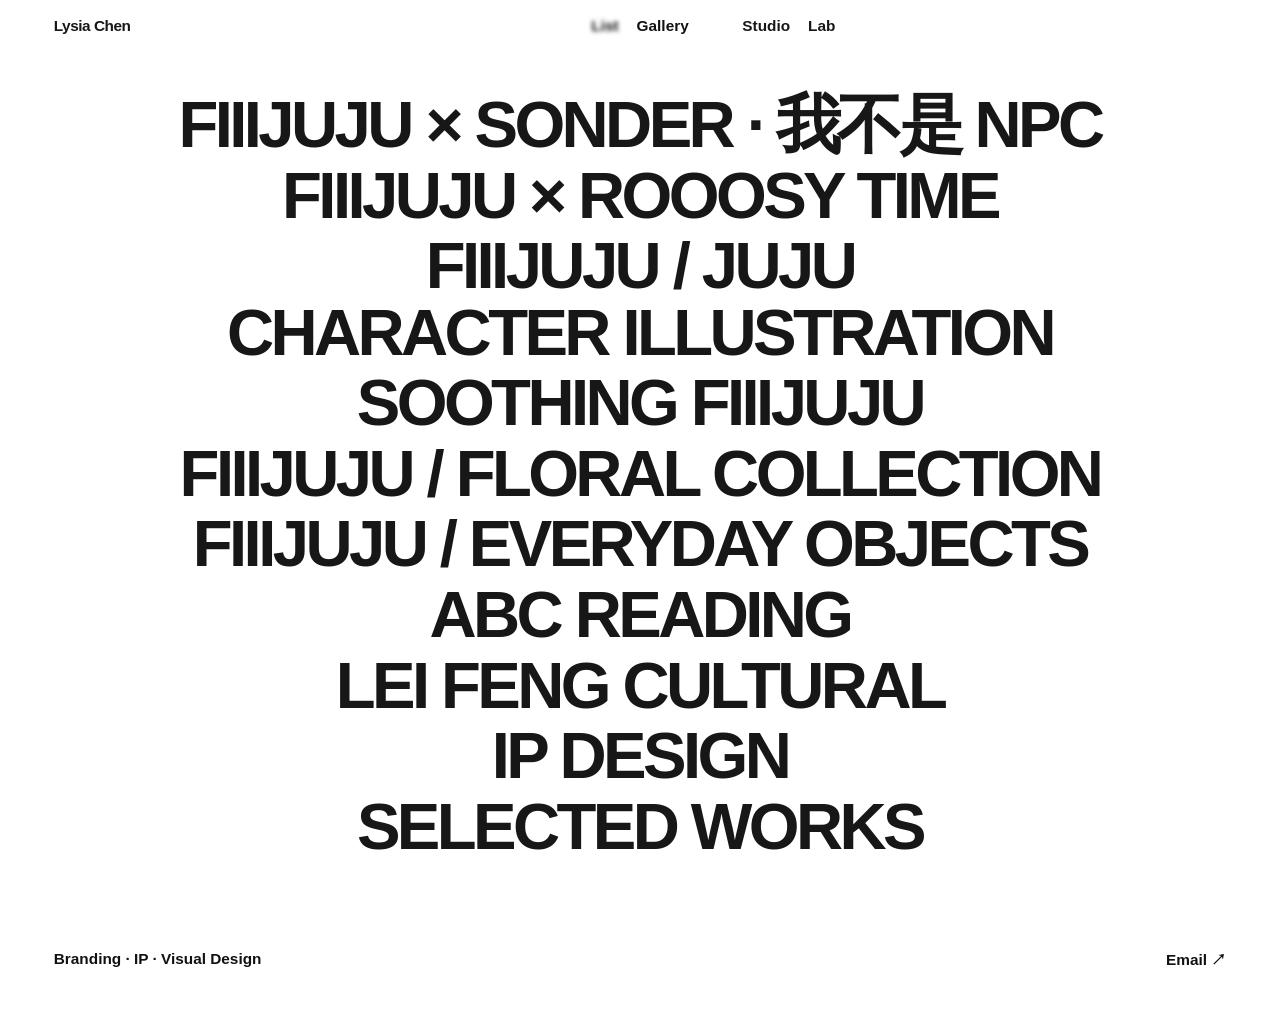
<file: index.html>
<!doctype html>
<html lang="zh-CN"><head><meta charset="utf-8"><meta name="viewport" content="width=device-width,initial-scale=1"><meta name="theme-color" content="#000"><title>Lysia — Selected Work</title><script>try{if(sessionStorage.getItem('lysia-name-intro-seen')){document.documentElement.classList.add('name-intro-seen')}else{sessionStorage.setItem('lysia-name-intro-seen','1')}}catch(e){}</script><link rel="stylesheet" href="reference-home.css?v=20261112sessionintro"><script defer src="reference-home.js?v=20261112smooth"></script></head><body><section class="site-intro" aria-label="陈璐瑶 · Lysia Chen"><h1 class="site-intro__title"><span>陈璐瑶</span><span>LYSIA CHEN</span></h1></section><header><a class="wordmark" href="reference-about.html">Lysia Chen</a><nav class="views" aria-label="作品浏览方式"><a href="#" data-view="list">List</a><a href="#" data-view="gallery">Gallery</a></nav><nav class="about"><a href="reference-studio.html">Studio</a><a href="reference-contact.html">Lab</a></nav></header><main><div class="intro"><span>INDEPENDENT DESIGNER · CHENGDU</span><span>SELECTED WORK 2022—2026</span></div><section id="projects" class="projects list" aria-label="作品目录"></section></main><footer><span>Branding · IP · Visual Design</span><a href="mailto:1783728092@qq.com">Email ↗</a></footer></body></html>
</file>
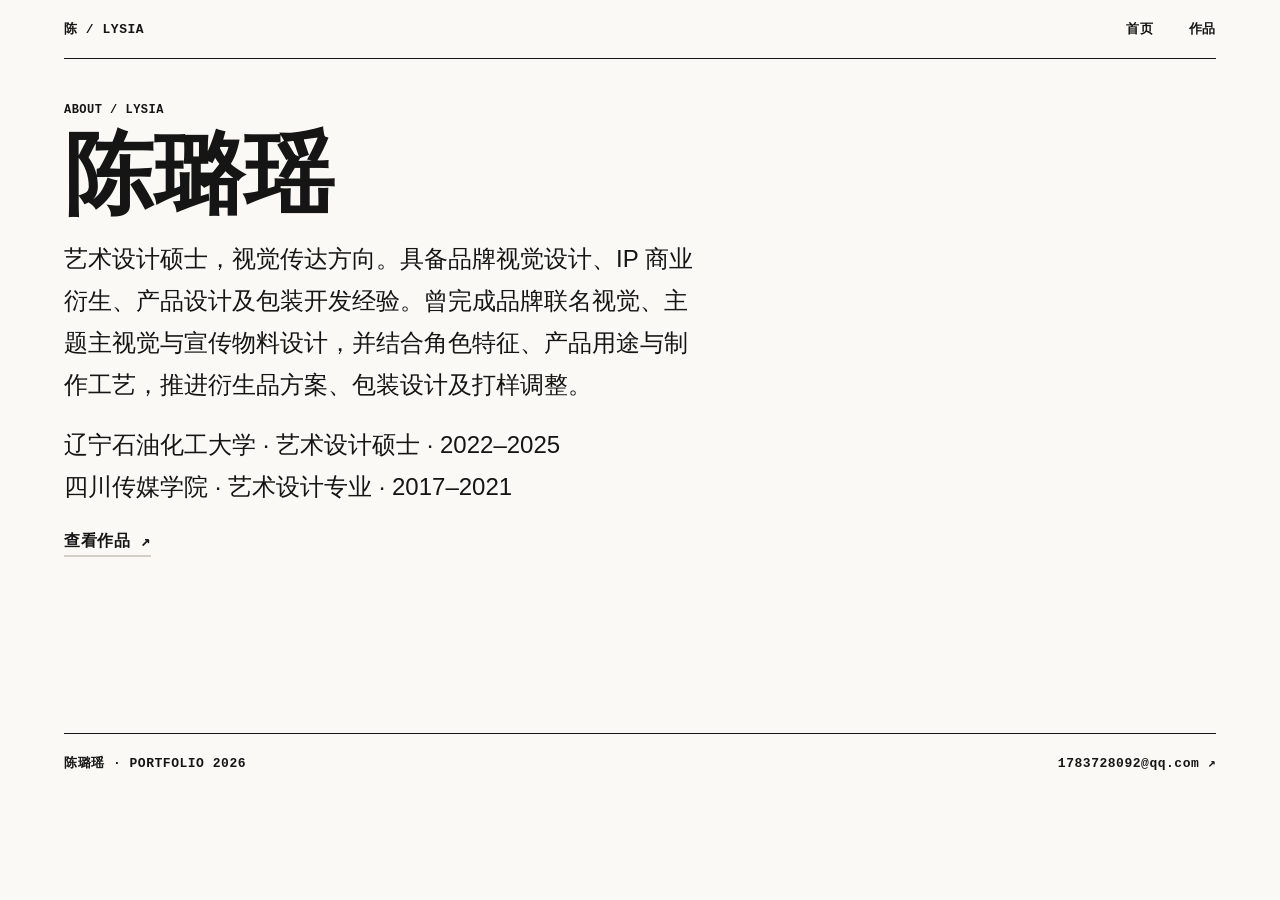
<file: about.html>
<!doctype html>
<html lang="zh-CN"><head><meta charset="utf-8"><meta name="viewport" content="width=device-width, initial-scale=1"><title>个人介绍 · 陈璐瑶</title><link rel="stylesheet" href="style.css"><script defer src="projects.js"></script><script defer src="cases.js"></script><script defer src="site.js"></script></head>
<body data-page="about"><a class="skip" href="#main">跳至内容</a><header></header><main id="main"></main><footer></footer><noscript>请启用 JavaScript 以查看本地作品集。</noscript></body></html>
</file>
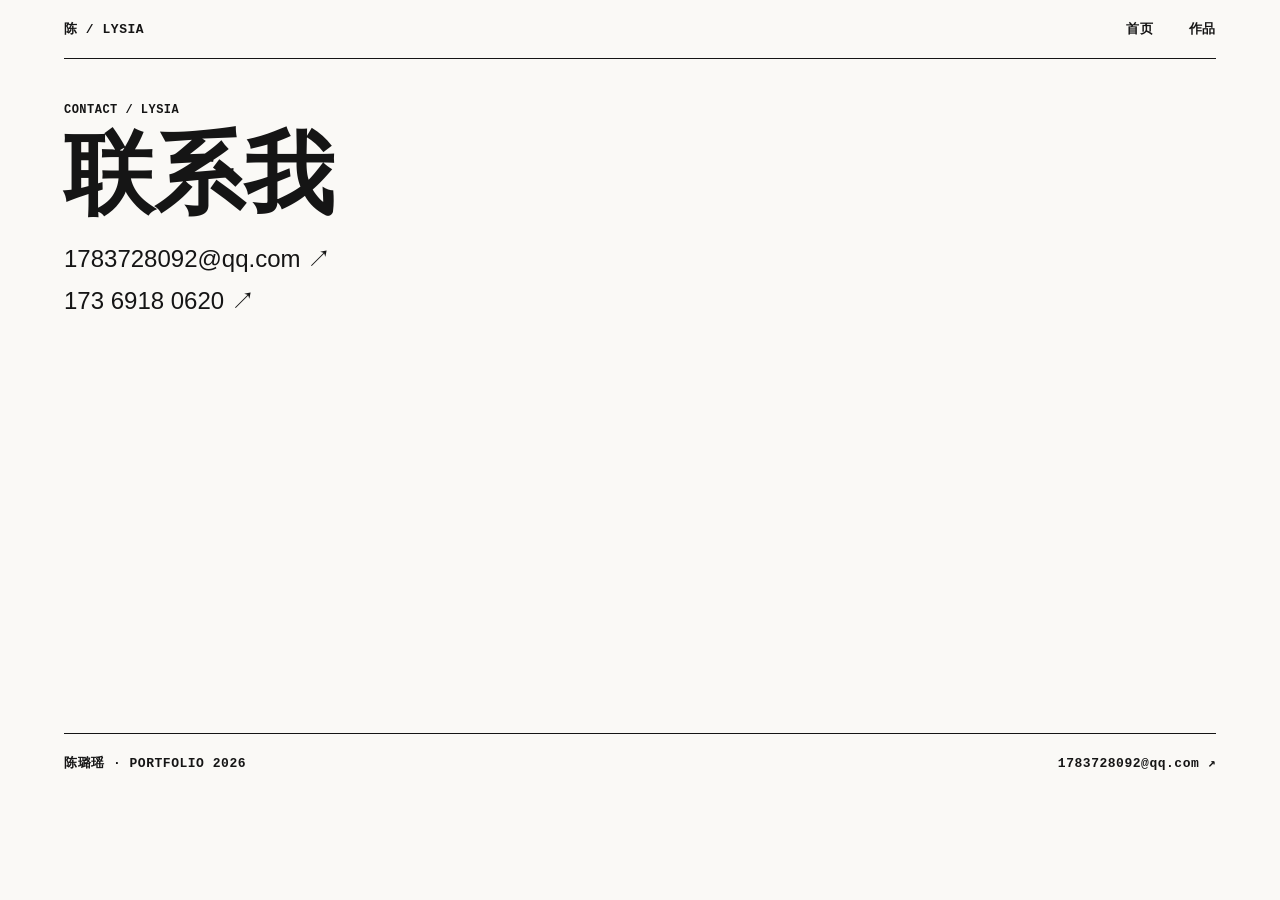
<file: contact.html>
<!doctype html>
<html lang="zh-CN"><head><meta charset="utf-8"><meta name="viewport" content="width=device-width, initial-scale=1"><title>联系方式 · 陈璐瑶</title><link rel="stylesheet" href="style.css"><script defer src="projects.js"></script><script defer src="cases.js"></script><script defer src="site.js"></script></head>
<body data-page="contact"><a class="skip" href="#main">跳至内容</a><header></header><main id="main"></main><footer></footer><noscript>请启用 JavaScript 以查看本地作品集。</noscript></body></html>
</file>
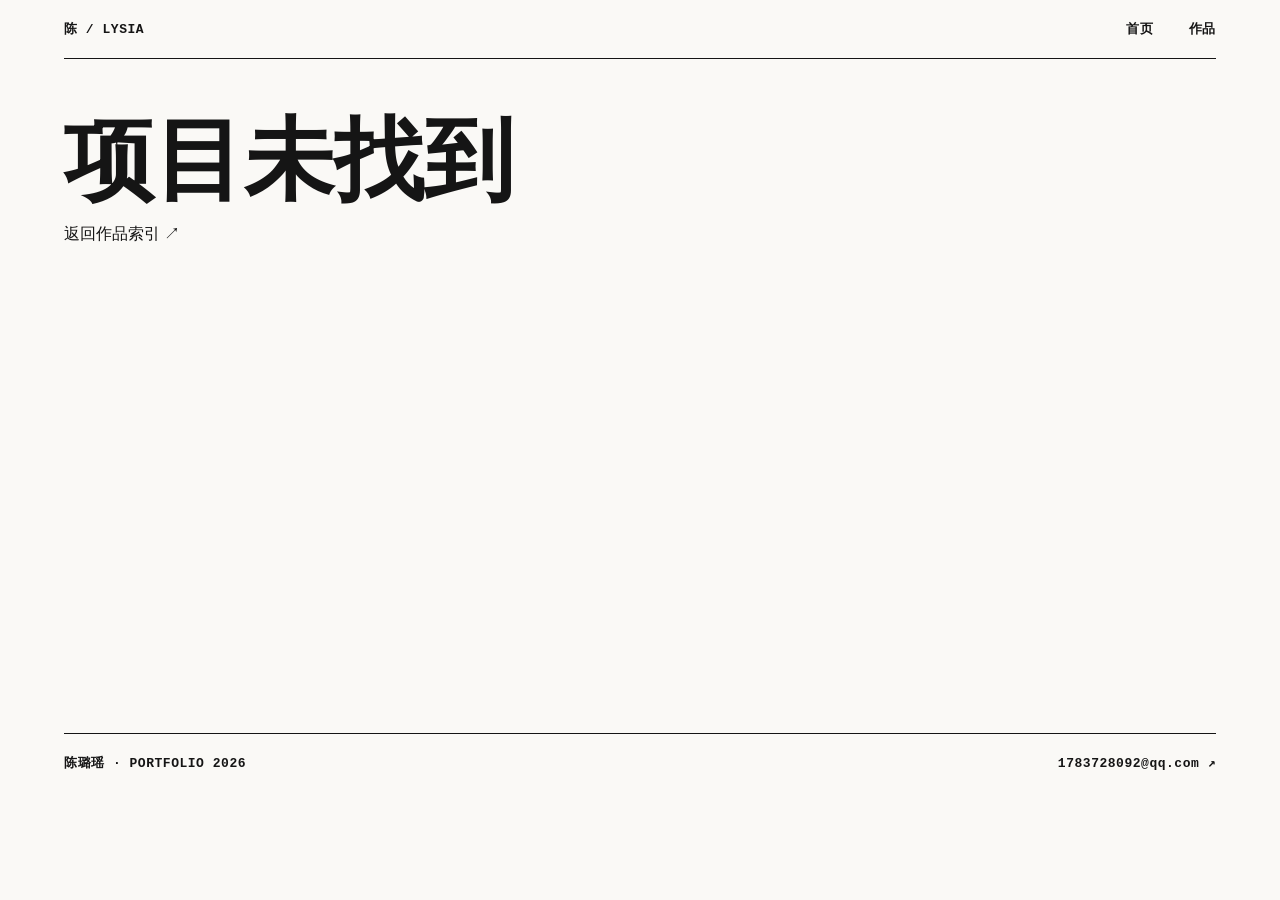
<file: project.html>
<!doctype html>
<html lang="zh-CN"><head><meta charset="utf-8"><meta name="viewport" content="width=device-width, initial-scale=1"><title>项目 · 陈璐瑶</title><link rel="stylesheet" href="style.css"><script defer src="projects.js"></script><script defer src="cases.js"></script><script defer src="site.js"></script></head>
<body data-page="project"><a class="skip" href="#main">跳至内容</a><header></header><main id="main"></main><footer></footer><noscript>请启用 JavaScript 以查看本地作品集。</noscript></body></html>
</file>
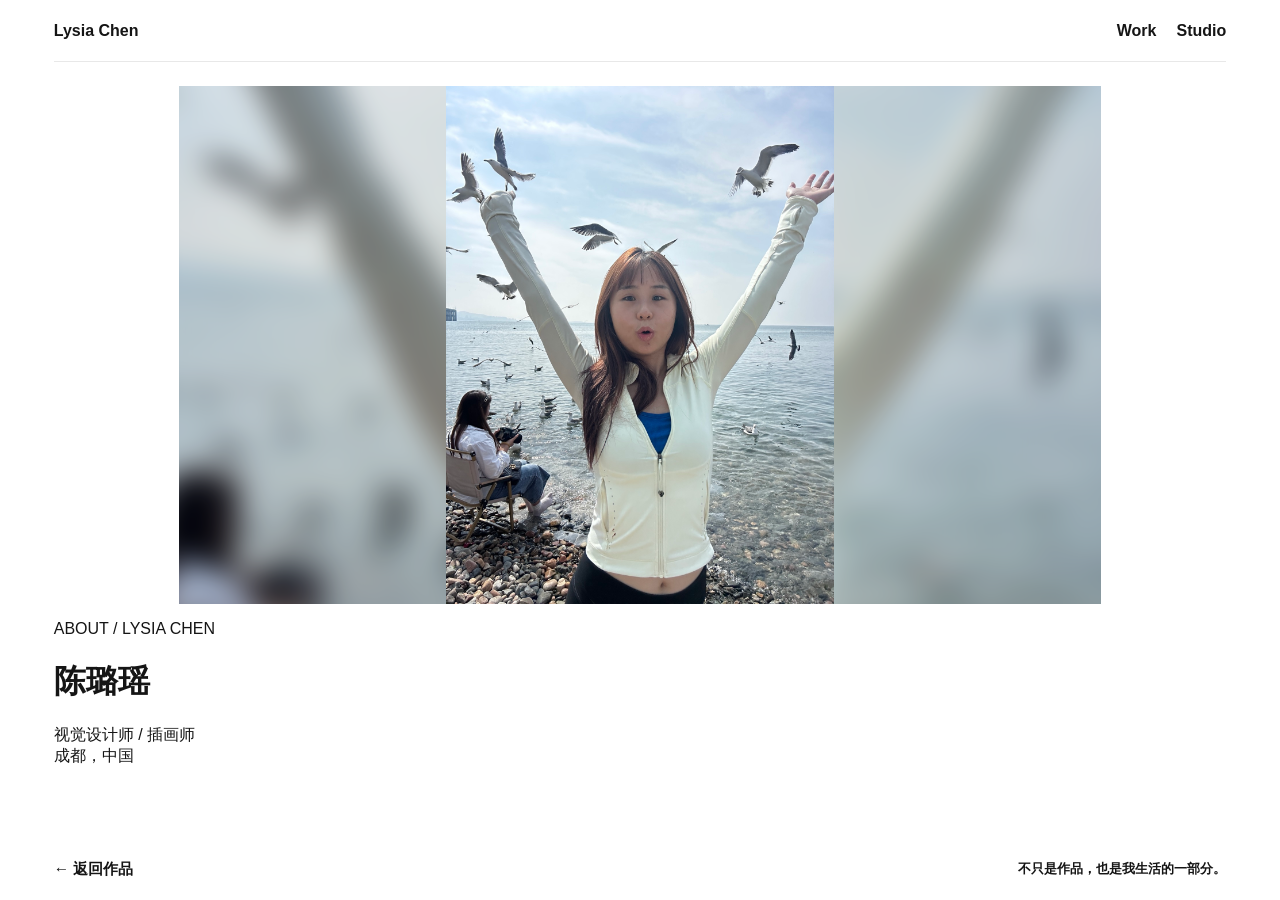
<file: reference-about.html>
<!doctype html>
<html lang="zh-CN">
<head>
  <meta charset="utf-8">
  <meta name="viewport" content="width=device-width,initial-scale=1">
  <meta name="theme-color" content="#fff">
  <title>Lysia Chen · About</title>
  <link rel="stylesheet" href="reference-project.css">
  <link rel="stylesheet" href="reference-life.css?v=2">
</head>
<body class="about-page">
  <header><a class="wordmark" href="reference-home.html">Lysia Chen</a><span></span><nav><a href="reference-home.html">Work</a><a href="reference-studio.html">Studio</a></nav></header>
  <section class="life-film" aria-label="Lysia 的生活照片"><div class="life-film__backdrop" aria-hidden="true"></div><img class="life-film__image" src="assets/about/flash-IMG_7330.jpg" alt="Lysia 的生活照片"></section>
  <main><p class="eyebrow">ABOUT / LYSIA CHEN</p><h1>陈璐瑶</h1><p>视觉设计师 / 插画师<br>成都，中国</p></main>
  <footer><a href="reference-home.html">← 返回作品</a><span>不只是作品，也是我生活的一部分。</span></footer>
  <script src="reference-studio.js" defer></script>
</body>
</html>
</file>
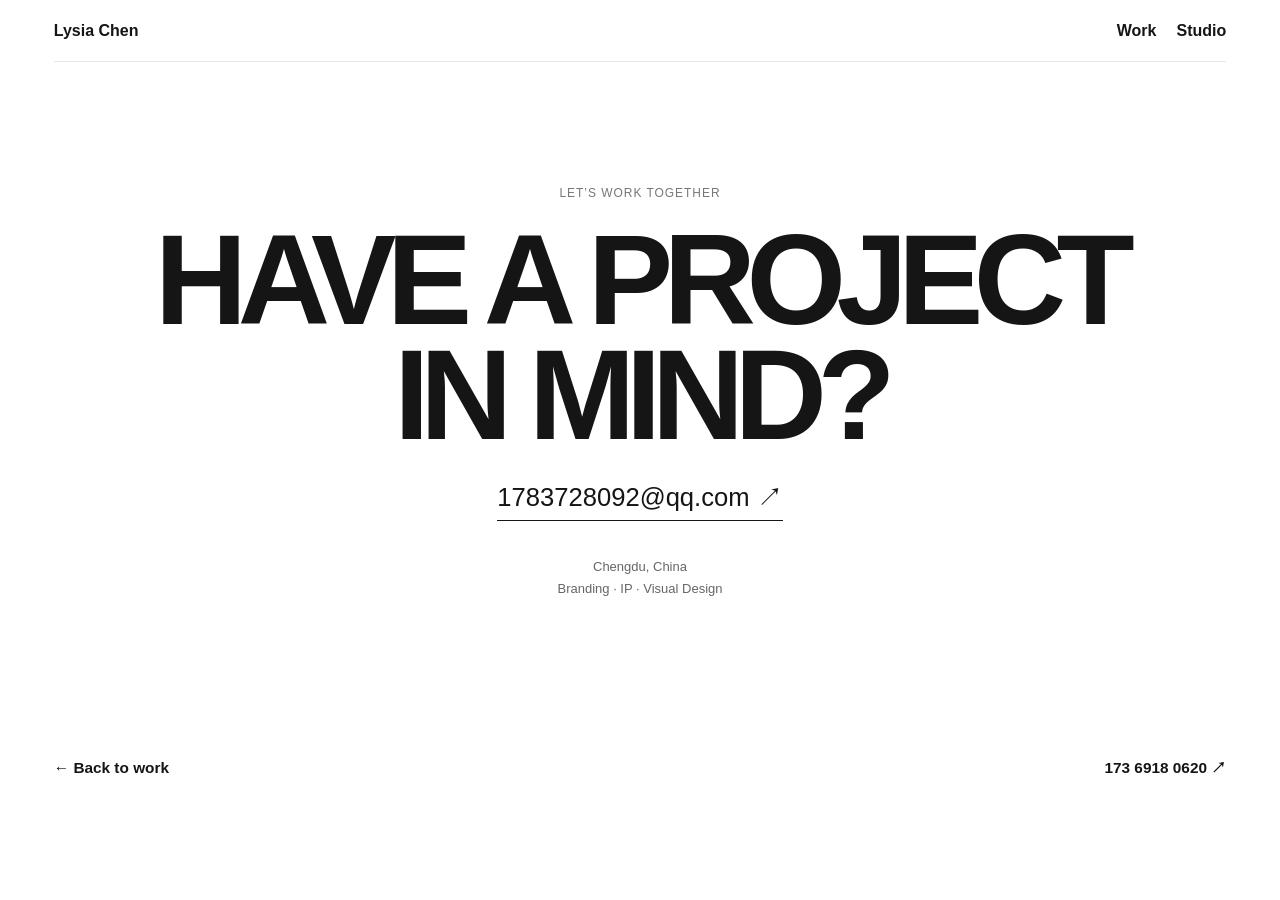
<file: reference-contact.html>
<!doctype html><html lang="zh-CN"><head><meta charset="utf-8"><meta name="viewport" content="width=device-width,initial-scale=1"><title>Lab · Lysia Chen</title><link rel="stylesheet" href="reference-project.css"><link rel="stylesheet" href="reference-contact.css"></head><body><header><a class="wordmark" href="reference-home.html">Lysia Chen</a><span></span><nav><a href="reference-home.html">Work</a><a href="reference-studio.html">Studio</a></nav></header><main><p class="eyebrow">LET’S WORK TOGETHER</p><h1>Have a project<br>in mind?</h1><a class="email" href="mailto:1783728092@qq.com">1783728092@qq.com ↗</a><p class="details">Chengdu, China<br>Branding · IP · Visual Design</p></main><footer><a href="reference-home.html">← Back to work</a><a href="tel:17369180620">173 6918 0620 ↗</a></footer></body></html>
</file>
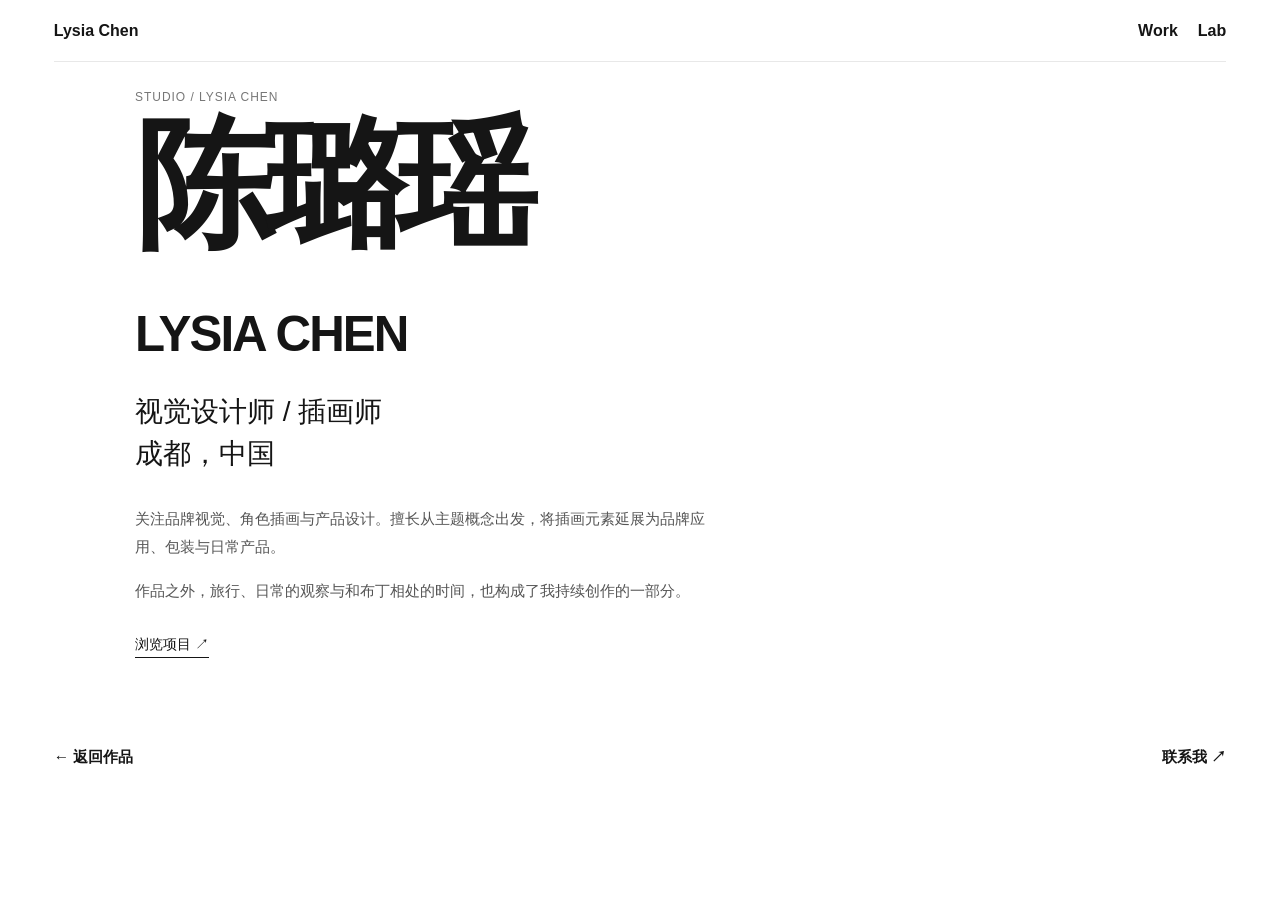
<file: reference-studio.html>
<!doctype html>
<html lang="zh-CN">
<head>
  <meta charset="utf-8">
  <meta name="viewport" content="width=device-width,initial-scale=1">
  <title>Studio · Lysia Chen</title>
  <link rel="stylesheet" href="reference-project.css">
  <link rel="stylesheet" href="reference-contact.css">
</head>
<body>
  <header>
    <a class="wordmark" href="reference-home.html">Lysia Chen</a>
    <span></span>
    <nav><a href="reference-home.html">Work</a><a href="reference-contact.html">Lab</a></nav>
  </header>
  <main class="studio-page">
    <section class="studio-intro">
      <p class="eyebrow">STUDIO / LYSIA CHEN</p>
      <h1>陈璐瑶<br><span>LYSIA CHEN</span></h1>
      <p class="studio-lead">视觉设计师 / 插画师<br>成都，中国</p>
      <div class="studio-copy">
        <p>关注品牌视觉、角色插画与产品设计。擅长从主题概念出发，将插画元素延展为品牌应用、包装与日常产品。</p>
        <p>作品之外，旅行、日常的观察与和布丁相处的时间，也构成了我持续创作的一部分。</p>
      </div>
      <a class="email" href="reference-home.html">浏览项目 ↗</a>
    </section>
  </main>
  <footer><a href="reference-home.html">← 返回作品</a><a href="reference-contact.html">联系我 ↗</a></footer>
</body>
</html>
</file>
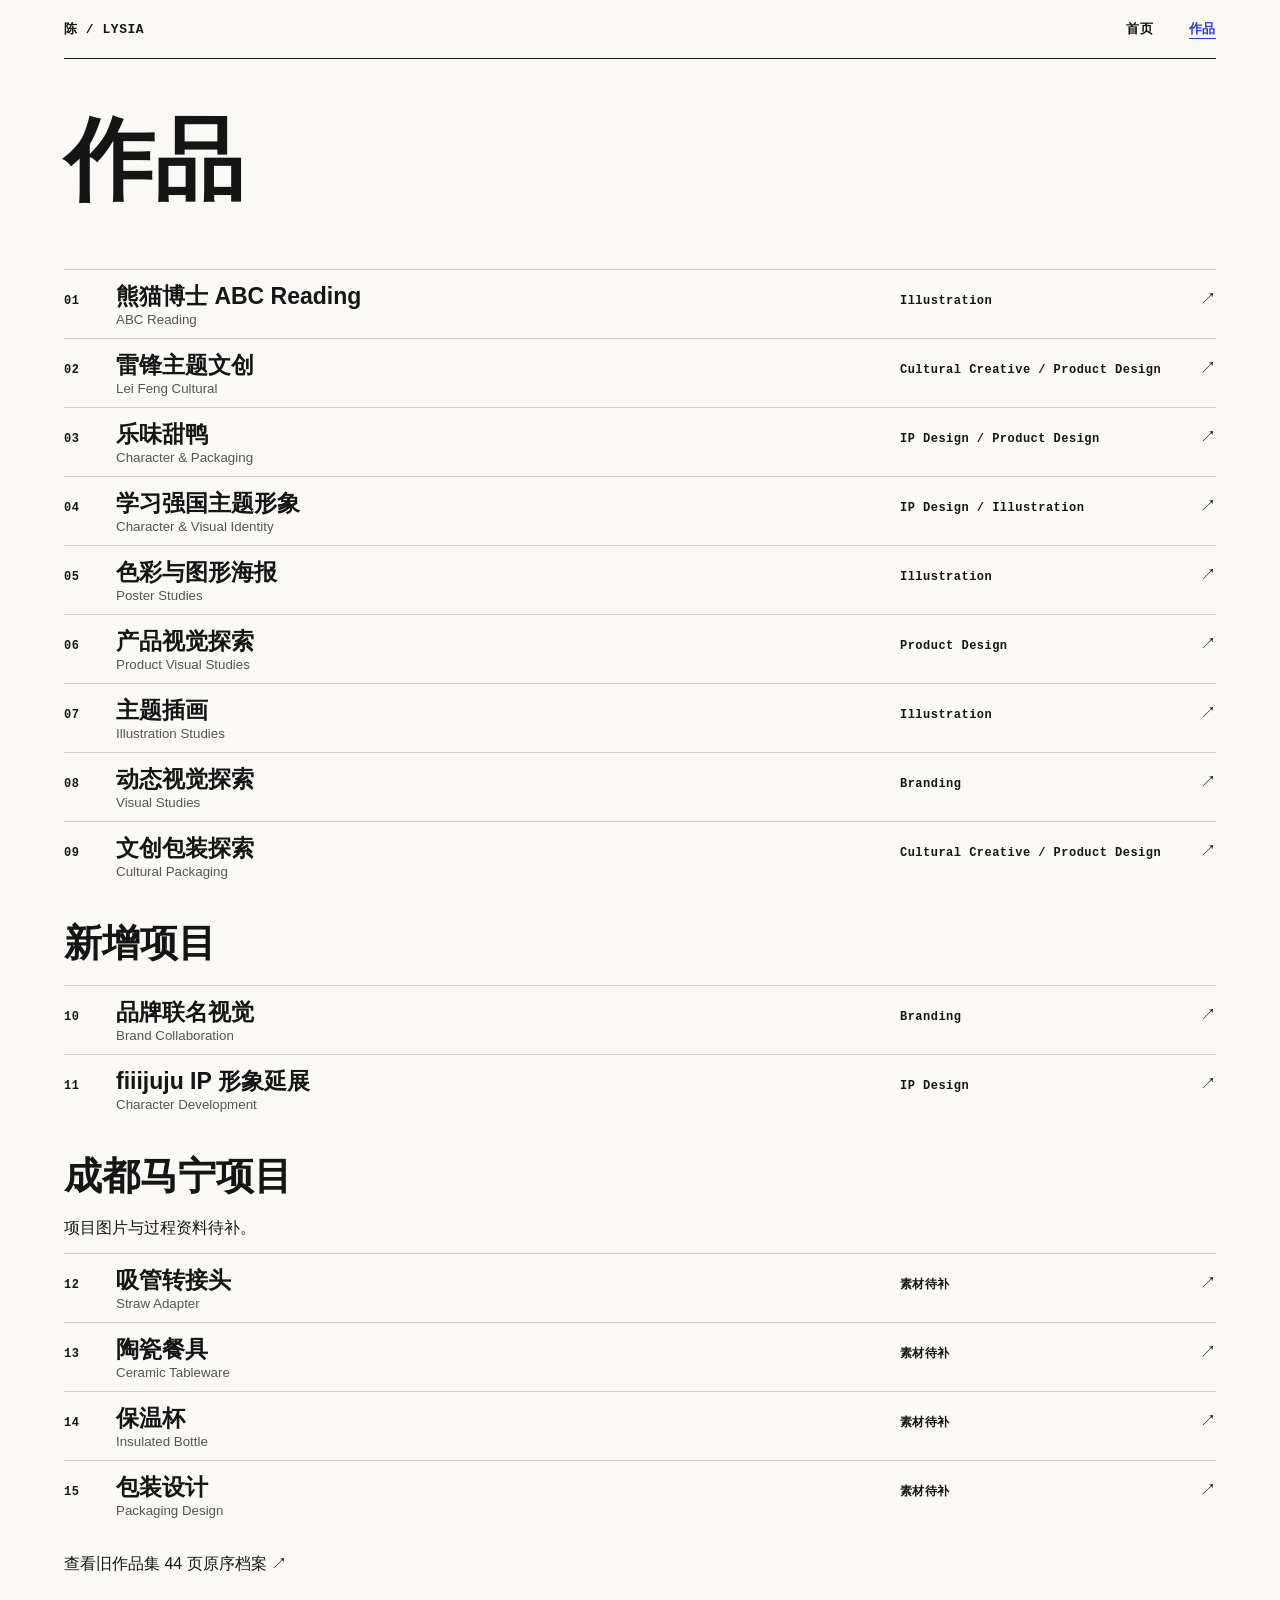
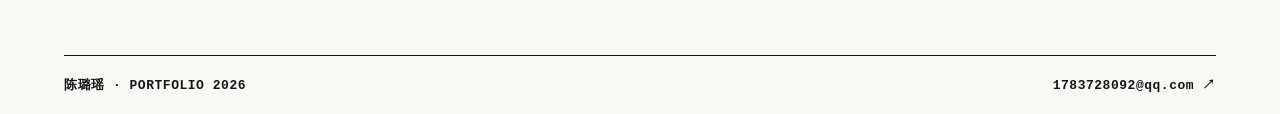
<file: work.html>
<!doctype html>
<html lang="zh-CN"><head><meta charset="utf-8"><meta name="viewport" content="width=device-width, initial-scale=1"><title>作品索引 · 陈璐瑶</title><link rel="stylesheet" href="style.css"><script defer src="projects.js"></script><script defer src="cases.js"></script><script defer src="site.js"></script></head>
<body data-page="work"><a class="skip" href="#main">跳至内容</a><header></header><main id="main"></main><footer></footer><noscript>请启用 JavaScript 以查看本地作品集。</noscript></body></html>
</file>
<file: reference-home.css>
*{box-sizing:border-box}html{background:#fff;color:#171717;font-family:Arial,Helvetica,sans-serif}body{margin:0;padding:0 clamp(20px,4.2vw,68px)}a{color:inherit;text-decoration:none}header{height:66px;display:grid;grid-template-columns:1fr auto 1fr;align-items:center;border-bottom:1px solid #e8e8e8;font-size:12px}nav{display:flex;gap:17px}.wordmark{font-size:14px;font-weight:600;letter-spacing:-.03em}.about{justify-self:end}.views a{color:#888}.views a[aria-current=true]{color:#111;text-decoration:underline;text-underline-offset:4px}.intro{display:flex;justify-content:space-between;color:#777;font-size:9px;letter-spacing:.08em;margin:26px 0 55px}.projects{margin:0 auto 90px}.projects.list{max-width:1200px}.project{position:relative;display:grid;grid-template-columns:1fr auto;align-items:baseline;padding:7px 0;color:#171717}.name{grid-column:1;font-size:clamp(35px,7.2vw,112px);font-weight:600;letter-spacing:-.075em;line-height:.98;transition:filter .18s}.meta{grid-column:1;color:#777;font-size:10px;margin:5px 0 16px}.index{position:absolute;right:0;top:16px;font-size:10px;color:#888}.preview{position:fixed;right:clamp(20px,4.2vw,68px);bottom:30px;width:min(29vw,390px);opacity:0;pointer-events:none;z-index:2;transition:opacity .2s}.preview img{display:block;width:100%;max-height:42vh;object-fit:contain}.project:hover .preview,.project:focus-visible .preview{opacity:1}.project:hover .name{filter:blur(3px)}.projects.grid{display:grid;grid-template-columns:repeat(2,minmax(0,1fr));gap:30px 18px}.grid .project,.gallery .project{display:block}.grid .preview,.gallery .preview{position:static;display:block;width:100%;opacity:1}.grid .preview img{width:100%;height:30vw;max-height:450px;object-fit:cover;background:#f6f6f6}.grid .name,.gallery .name{display:block;font-size:19px;letter-spacing:-.03em;margin-top:9px}.grid .meta,.gallery .meta{display:block;margin:5px 0;color:#777}.grid .index{top:8px;left:8px;right:auto;background:#fff;padding:3px}.gallery{max-width:1050px;display:grid;gap:48px}.gallery .preview img{width:100%;max-height:70vh;object-fit:contain}.gallery .index{top:8px;left:8px;right:auto;background:white;padding:3px}footer{display:flex;justify-content:space-between;border-top:1px solid #e8e8e8;padding:18px 0;margin-bottom:20px;color:#777;font-size:11px}@media(max-width:620px){header{grid-template-columns:1fr auto;height:auto;min-height:62px}.views{grid-column:1;grid-row:2;padding:12px 0}.about{grid-column:2;grid-row:1}.intro{margin:28px 0 36px;font-size:8px}.projects.grid{grid-template-columns:1fr}.grid .preview img{height:65vw}.projects.list .project{grid-template-columns:1fr 30vw;gap:0 12px}.projects.list .preview{position:static;grid-column:2;grid-row:1/3;width:100%;opacity:1}.projects.list .preview img{height:22vw;object-fit:cover}.projects.list .name{grid-column:1;grid-row:1;font-size:clamp(21px,6vw,35px);align-self:end}.projects.list .meta{grid-column:1;grid-row:2;margin:5px 0}.projects.list .index{display:none}.preview{pointer-events:auto}.gallery{gap:32px}}
/* Fine tune to match the reference's centered typographic index */
header{position:relative;grid-template-columns:1fr 1fr 1fr;border-bottom:0;font-size:clamp(14px,1.2vw,23px);font-weight:700;height:52px}
.wordmark{font-size:inherit;font-weight:700}.views{position:absolute;left:50%;transform:translateX(-50%);gap:14px;white-space:nowrap;font-size:inherit;font-weight:700}.views a{color:#111;transition:filter .16s ease}.views a:hover,.views a:focus-visible{filter:blur(2px)}.views a[aria-current=true]{color:#111;text-decoration:none}
.about{justify-self:end;gap:14px;font-size:inherit;font-weight:700}
.intro{display:none}.projects.list{max-width:none;margin:24px auto 70px;text-align:center}.projects.list .project{display:block;padding:0;width:max-content;max-width:100%;margin:0 auto;line-height:.81}.projects.list .name{display:block;font-size:clamp(48px,10.1vw,168px);font-weight:800;letter-spacing:-.085em;text-transform:uppercase;line-height:.84;transition:filter .16s ease}.projects.list .meta{display:none}.projects.list .preview{position:fixed;right:12px;bottom:30px;left:auto;top:auto;width:min(21vw,390px);opacity:0;z-index:3;transition:opacity .16s ease}.projects.list .preview img{max-height:38vh;object-fit:contain}.projects.list .project:hover .preview,.projects.list .project:focus-visible .preview{opacity:1}.projects.list .project:hover .name,.projects.list .project:focus-visible .name{filter:blur(3px)}
.projects.grid,.projects.gallery{max-width:1300px;margin:55px auto;display:grid;grid-template-columns:repeat(2,minmax(0,1fr));gap:34px 20px}.grid .project,.gallery .project{display:block}.grid .preview,.gallery .preview{position:static;display:block;width:100%;opacity:1}.grid .preview img{width:100%;height:32vw;max-height:480px;object-fit:cover}.grid .name,.gallery .name{display:block;font-size:20px;letter-spacing:-.03em;margin-top:9px}.grid .meta,.gallery .meta{display:block;color:#777;font-size:11px;margin-top:4px}.gallery{grid-template-columns:1fr!important;max-width:1000px!important}.gallery .preview img{max-height:72vh;object-fit:contain}footer{font-size:clamp(14px,1.2vw,21px);font-weight:700;color:#111;border:0;margin-top:20px}
@media(max-width:620px){header{grid-template-columns:1fr 1fr;height:auto;min-height:74px}.views{position:static;transform:none;grid-column:1/-1;grid-row:2;padding:0 0 12px}.about{grid-column:2;grid-row:1}.projects.list .project{width:100%;padding:3px 0;line-height:.9}.projects.list .name{font-size:clamp(38px,10vw,70px);line-height:.9}.projects.list .preview{position:static;display:none;width:100%;opacity:1}.projects.list .project:hover .preview{display:block}.projects.grid{grid-template-columns:1fr}.grid .preview img{height:65vw}}
@media(max-width:620px){.projects.list .project:hover .preview,.projects.list .project:focus-visible .preview{display:block}.projects.list .project:hover .name,.projects.list .project:focus-visible .name{filter:blur(3px)}}
.projects.list .project:hover .name,.projects.list .project:focus-visible .name{filter:blur(8px)}.projects.list .name{transition:filter .28s cubic-bezier(.2,.8,.2,1)}.projects.list .preview{transition:opacity .24s ease,transform .35s cubic-bezier(.2,.8,.2,1);transform:translateY(14px)}.projects.list .project:hover .preview,.projects.list .project:focus-visible .preview{transform:translateY(0)}
/* Refined project index type scale and spacing */
.projects.list{margin-top:38px}
.projects.list .project{line-height:1;padding:2px 0}
.projects.list .name{font-size:clamp(40px,6.6vw,112px);line-height:.94;letter-spacing:-.065em;font-weight:750}
@media(max-width:620px){.projects.list .name{font-size:clamp(34px,8vw,58px);line-height:.96;letter-spacing:-.055em}}
.projects.list .name{ text-wrap:pretty; word-break:normal }
.project-number{display:inline-block;vertical-align:middle;font-size:.18em;letter-spacing:0;margin-right:.7em;font-weight:500}
.projects.list .name{font-size:clamp(35px,5.1vw,88px);letter-spacing:-.055em;line-height:1.02;text-wrap:balance}
.project-number{display:none!important}
.projects.gallery{grid-template-columns:1fr!important;width:min(100%,1050px)}
.projects.gallery .project{display:block}
.projects.gallery .preview{position:static;display:block;width:100%;opacity:1;transform:none}
.projects.gallery .preview img{width:100%;height:auto;max-height:72vh;object-fit:contain}
.projects.gallery .name{display:block;font-size:20px;letter-spacing:-.03em;margin-top:9px}
.projects.gallery .meta{display:block;color:#777;font-size:11px;margin-top:4px}
@media (hover:hover){body .projects.list .project:hover > .name,body .projects.list .project > .name:hover{filter:blur(10px)!important;transition:filter .25s ease}body .projects.list .project:hover > .preview{opacity:1!important;visibility:visible}}
@media (hover:hover){body .about a{transition:filter .2s ease}body .about a:hover,body .about a:focus-visible{filter:blur(3px)!important}}
/* Keep all top navigation labels on the same spacing rhythm */
header nav{gap:16px!important}
header .views{gap:16px!important}
header .about{gap:16px!important}
/* Equal label spacing; keep the active reading mode softly blurred */
header nav{gap:18px!important}
header .views{gap:18px!important}
header .about{gap:18px!important}
header .views a[aria-current="true"]{filter:blur(2px)!important}
/* Gallery view: give each preview a quieter frame and more room around its title. */
.projects.gallery{width:min(100%,980px)!important;gap:68px!important}
.projects.gallery .project{padding:0 0 10px}
.projects.gallery .preview{width:min(76%,700px)!important;margin:38px auto 0!important}
.projects.gallery .preview img{display:block;width:100%;height:auto;max-height:56vh;object-fit:contain;border-radius:14px}
.projects.gallery .name{margin-top:0;font-size:20px;line-height:1.25}
.projects.gallery .meta{margin-top:8px;line-height:1.5}
@media(max-width:620px){.projects.gallery{gap:42px!important}.projects.gallery .preview{width:88%!important;margin-top:28px!important}.projects.gallery .preview img{max-height:50vh;border-radius:10px}.projects.gallery .name{margin-top:0;font-size:18px}}
.site-intro{position:fixed;inset:0;z-index:1000;background:#000;display:grid;place-items:center;overflow:hidden;will-change:opacity;animation:name-splash-out 1.7s ease-in 2.15s forwards}
.name-intro-seen .site-intro{display:none}
.site-intro__title{position:relative;display:flex;flex-direction:column;align-items:center;gap:30px;margin:0;color:#fff;text-align:center;opacity:0;will-change:opacity,transform;animation:name-splash-in 1.15s ease-out .25s forwards}
.site-intro__title span:first-child{font-family:"Kaiti SC","STKaiti","KaiTi",cursive;font-size:clamp(58px,10vw,128px);font-weight:500;letter-spacing:.28em;padding-left:.28em;line-height:1.12}
.site-intro__title span:last-child{font-family:Arial,Helvetica,sans-serif;font-size:clamp(24px,3.4vw,44px);font-weight:500;letter-spacing:.18em;padding-left:.18em;line-height:1.2}
@keyframes name-splash-in{from{opacity:0;transform:translateY(8px)}to{opacity:1;transform:translateY(0)}}
@keyframes name-splash-out{0%{opacity:1;visibility:visible}100%{opacity:0;visibility:hidden;pointer-events:none}}
@media(max-width:620px){.site-intro__title{gap:26px}.site-intro__title span:first-child{font-size:clamp(52px,14vw,84px)}.site-intro__title span:last-child{font-size:clamp(22px,6vw,32px)}}
@media(prefers-reduced-motion:reduce){.site-intro{display:none}}
</file>
<file: style.css>
:root{--paper:#f6f5f0;--ink:#151515;--blue:#2539ee;--lime:#ddf44c;--line:#a8a8a0;--edge:clamp(18px,5vw,84px);font-family:"PingFang SC","Hiragino Sans GB","Microsoft YaHei",sans-serif;color:var(--ink);background:var(--paper)}
*{box-sizing:border-box}body{margin:0}a{color:inherit;text-decoration:none}a:hover{color:var(--blue)}button{font:inherit;color:inherit}a:focus-visible,button:focus-visible{outline:2px solid var(--blue);outline-offset:5px}h1,h2,h3,p,figure{margin:0}img{display:block;width:100%;height:auto}main{margin:0 var(--edge);min-height:66vh}.mono,nav,.brand,footer,.more{font-family:"Courier New",monospace;font-weight:700;letter-spacing:.04em}.mono{font-size:12px}.skip{position:absolute;left:10px;top:-100px}.skip:focus{top:10px;background:white;z-index:5}
header,footer{margin:0 var(--edge);display:flex;justify-content:space-between;align-items:center;gap:16px;padding:20px 0;border-bottom:1px solid var(--ink);font-size:13px}nav{display:flex;gap:clamp(9px,2.8vw,39px);text-transform:uppercase}nav [aria-current]{color:var(--blue);text-decoration:underline;text-underline-offset:5px}footer{border-bottom:0;border-top:1px solid;margin-top:80px;flex-wrap:wrap}
.hero{border-bottom:1px solid;padding:23px 0 24px}.mast{display:flex;justify-content:space-between;gap:16px}.hero h1{font-size:clamp(78px,19.5vw,310px);line-height:1.08;letter-spacing:0;display:grid;grid-template-columns:1fr 1.03fr 1fr;margin:clamp(12px,3vw,46px) 0 22px}.hero h1 span:first-child{font-family:"Songti SC",serif;align-self:end}.hero h1 span:nth-child(2){transform:translateY(-.045em)}.hero h1 span:last-child{justify-self:end;font-size:.91em;align-self:end}.hero-note{display:flex;align-items:baseline;justify-content:space-between;gap:12px;flex-wrap:wrap}.stamp{display:inline-block;color:var(--blue);border:2px solid var(--blue);border-radius:50%;padding:.1em .45em;transform:rotate(-7deg);font:italic 24px Georgia,serif}.hero-note a,.more,.back{border-bottom:2px solid var(--blue);padding-bottom:3px}
.section-head{display:flex;gap:15px;align-items:baseline;margin:42px 0 14px}.section-head h2{font-size:clamp(25px,4vw,58px);letter-spacing:-.05em}.spread{display:grid;grid-template-columns:repeat(12,minmax(0,1fr));gap:18px}.feature-0{grid-column:1/9}.feature-1{grid-column:9/-1;align-self:end}.feature-2{grid-column:4/10}.feature{display:block}.feature img{transition:filter .2s ease}.feature:hover img{filter:brightness(.92)}.caption{border-top:1px solid;margin-top:7px;padding-top:6px}.caption h3{font-size:clamp(17px,2.2vw,28px)}.caption h3 span{color:var(--blue)}.more{display:inline-block;margin-top:23px}
.page-title{padding:44px 0 23px}.page-title h1{font-size:clamp(42px,9vw,125px);line-height:1.13;margin:7px 0 13px;overflow-wrap:anywhere}.page-title h1 .stamp{margin-left:17px;vertical-align:middle}.filters{display:flex;gap:7px;flex-wrap:wrap;margin:2px 0 15px}.filters button{border:1px solid var(--line);background:transparent;padding:8px 12px;cursor:pointer}.filters button[aria-pressed=true]{background:var(--lime);border-color:var(--ink)}.entries{margin-top:22px}.entry{display:grid;grid-template-columns:40px minmax(0,1fr) minmax(90px,25%) auto;gap:12px;align-items:baseline;border-top:1px solid var(--line);padding:11px 0}.entry strong{font-size:clamp(16px,2vw,23px)}.entry small{display:block;color:#555}.pending>p,.archive-link{margin-bottom:14px}.archive-link{margin-top:25px}.back{display:inline-block;margin-top:26px}.gallery{display:grid;gap:27px}.gallery figure{max-width:1200px;width:100%;margin:auto}.gallery figcaption{margin-top:5px}.placeholder{padding:27px 0;border-block:1px dashed var(--line);line-height:1.8}.placeholder strong{color:var(--blue)}.prose{max-width:640px;font-size:clamp(16px,2vw,24px);line-height:1.75}.prose p+p{margin-top:18px}
@media(max-width:640px){header{gap:8px;flex-wrap:wrap;padding:14px 0}.mast .mono,.mast{font-size:10px}.hero h1{font-size:clamp(74px,23vw,146px)}.hero-note{align-items:center}.hero-note p{width:100%}.spread{gap:16px}.feature-0{grid-column:1/-1}.feature-1{grid-column:1/10}.feature-2{grid-column:3/-1}.entry{grid-template-columns:23px minmax(0,1fr) 78px auto;gap:5px}.entry-tags{font-size:10px}.page-title{padding-top:26px}.section-head{margin-top:29px}.gallery{gap:17px}footer{margin-top:48px}}
@media(prefers-reduced-motion:reduce){*,*::before,*::after{transition:none!important}}

/* A quiet frame for the artwork. */
:root{--paper:#faf9f6;--line:#d1cfc8}
.hero{padding:clamp(26px,5vw,78px) 0 clamp(25px,4vw,56px);border-bottom:0}
.hero h1{display:flex;gap:.14em;font-size:clamp(57px,11vw,170px);margin:0 0 16px}
.hero h1 span:nth-child(2){transform:none}
.hero h1 span:last-child{font-size:1em}
.hero-note{justify-content:flex-start;gap:12px 20px}
.hero-note a{margin-left:auto}
.signature{font:italic 23px Georgia,serif;color:#555}
.hero-note a,.more,.back{border-color:var(--line)}
.section-head{margin:28px 0 16px}
.section-head h2{font-size:clamp(23px,3vw,38px);letter-spacing:0}
.spread{column-gap:clamp(16px,3vw,44px);row-gap:clamp(27px,5vw,72px)}
.caption{border-top:0;margin-top:8px;padding:0}
.caption h3{font-size:clamp(17px,2vw,24px)}
.caption .mono{font-size:10px;color:#65635d}
.page-title h1{font-size:clamp(42px,7vw,98px)}
.filters button{border:0;border-bottom:1px solid transparent;padding:6px 8px;background:transparent}
.filters button[aria-pressed=true]{background:transparent;border-color:var(--blue);color:var(--blue)}
@media(max-width:640px){.hero-note a{margin-left:0}.hero-note p{width:auto}.hero h1{font-size:clamp(56px,15vw,86px)}}

.profile-home{display:grid;grid-template-columns:minmax(140px,230px) minmax(0,480px);gap:clamp(26px,6vw,95px);align-items:center;max-width:880px;margin:clamp(40px,11vh,130px) auto 48px}
.profile-home .portrait{width:100%;height:auto}
.profile-name{display:flex;flex-wrap:wrap;align-items:baseline;gap:4px 16px}
.profile-name h1{font-size:clamp(43px,7vw,92px);line-height:1.13;letter-spacing:.03em}
.profile-role{margin-top:10px;font-size:14px}
.profile-intro{margin:20px 0;line-height:1.8}
.profile-home address{display:flex;flex-wrap:wrap;gap:8px 20px;font-style:normal;font-size:14px;color:var(--blue)}
footer[hidden]{display:none}
@media(max-width:580px){.profile-home{grid-template-columns:1fr;margin-top:30px}.profile-home .portrait{width:min(46vw,180px)}}

.portfolio-home{display:grid;grid-template-columns:minmax(215px,1fr) minmax(0,3fr);gap:clamp(28px,5vw,84px);margin:44px 0 60px;align-items:start}
.portfolio-home .profile-home{display:block;margin:0;position:sticky;top:28px}
.portfolio-home .portrait{width:92px;margin-bottom:18px}
.portfolio-home .profile-name h1{font-size:clamp(34px,4vw,54px)}
.portfolio-home .profile-intro{font-size:14px;margin:16px 0}
.home-work h2{font-size:25px;margin-bottom:16px}
.home-gallery{display:grid;grid-template-columns:repeat(2,minmax(0,1fr));gap:28px 18px}
.caption p{font-size:13px;color:#555;line-height:1.55;margin-top:4px}
@media(max-width:720px){.portfolio-home{grid-template-columns:1fr;margin-top:26px}.portfolio-home .profile-home{position:static}.home-gallery{gap:20px 12px}}
@media(max-width:460px){.home-gallery{grid-template-columns:1fr}}
body[data-page="work"] .spread{grid-template-columns:repeat(2,minmax(0,1fr));gap:28px 18px}
.portfolio-home .portrait{width:min(100%,185px)}
@media(max-width:460px){body[data-page="work"] .spread{grid-template-columns:1fr}}
.featured-gallery{grid-template-columns:repeat(12,minmax(0,1fr));gap:24px 16px;align-items:start}
.featured-gallery .feature:nth-child(1){grid-column:span 7}
.featured-gallery .feature:nth-child(2){grid-column:span 5}
.featured-gallery .feature:nth-child(3){grid-column:span 5}
.featured-gallery .feature:nth-child(4){grid-column:span 7}
.featured-gallery img{aspect-ratio:4/3;object-fit:contain;background:#f0eee9}
.featured-gallery h3{overflow-wrap:anywhere}
.case-title h1{font-size:clamp(32px,6vw,82px)}
.case-title>p,.case-section>p{max-width:68ch;line-height:1.7}
.case-note{margin-top:14px;border-left:2px solid var(--blue);padding-left:12px}
.case-section{margin-top:30px}
.case-section h2{margin-bottom:5px}
.case-gallery{display:grid;gap:22px;margin-top:13px}
.case-gallery figure{max-width:1060px;width:100%;margin:auto}
.case-gallery figcaption{color:#555;font-size:13px;margin-top:5px}
@media(max-width:560px){.featured-gallery .feature:nth-child(n){grid-column:1/-1}}

.case-title{padding-bottom:18px}
.case-cover{width:100%;height:auto}
.case-overview{display:grid;grid-template-columns:1.3fr 1fr;gap:clamp(20px,6vw,86px);margin:22px 0 44px;line-height:1.7}
.case-overview .case-note{margin:0;border:0;padding:0;color:#555;font-size:14px}
.case-section{margin-top:48px}
.case-gallery{grid-template-columns:repeat(2,minmax(0,1fr));gap:24px 16px}
.case-gallery figure{max-width:none;margin:0;align-self:start}
.case-gallery figure:only-child,.case-gallery figure:last-child:nth-child(odd){grid-column:1/-1}
.case-pagination{border-top:1px solid var(--line);padding-top:15px;margin-top:50px;justify-content:space-between;text-transform:none}
.case-pagination a{min-width:0;overflow-wrap:anywhere}
.case-pagination a:last-child{text-align:right}
.case-pagination strong{display:block;margin-top:4px}
@media(max-width:640px){.case-overview,.case-gallery{grid-template-columns:1fr}.case-overview{margin-bottom:25px}.case-section{margin-top:30px}}

body[data-page="home"]{background:#f9f8f4}
.portfolio-home{grid-template-columns:minmax(190px,1fr) minmax(0,3.7fr);gap:clamp(26px,5vw,74px);margin-top:clamp(36px,8vh,90px)}
.portfolio-home .portrait{width:108px}
.home-work h2{font-size:12px;font-weight:600;letter-spacing:.15em;margin-bottom:12px}
.title-index{border-top:1px solid var(--ink)}
.title-row{position:relative;isolation:isolate;overflow:hidden;display:grid;grid-template-columns:minmax(0,1fr) auto;gap:4px 14px;padding:clamp(15px,3vw,34px) 8px;border-bottom:1px solid var(--line);color:var(--ink)}
.title-meta{grid-column:1/-1;color:#595750}
.title-row strong{font-size:clamp(27px,4.65vw,76px);line-height:1.08;letter-spacing:-.048em;font-weight:650;overflow-wrap:anywhere}
.title-arrow{align-self:end;font-size:clamp(18px,3vw,38px)}
.title-preview{position:absolute;inset:0;z-index:-1;opacity:0;transition:opacity .23s ease;pointer-events:none}
.title-preview img{width:100%;height:100%;object-fit:cover;filter:blur(16px);transform:scale(1.14)}
.title-preview::after{content:"";position:absolute;inset:0;background:#f9f8f4b8}
.title-row:focus-visible .title-preview{opacity:1}
.title-row:focus-visible{outline-offset:-3px}
@media(hover:hover){.title-row:hover .title-preview{opacity:1}.title-row:hover{color:var(--ink)}.title-row:hover .title-arrow{color:var(--blue)}}
@media(max-width:720px){.portfolio-home{grid-template-columns:1fr;margin-top:26px}.title-row strong{font-size:clamp(26px,7vw,45px)}}
@media(prefers-reduced-motion:reduce){.title-preview{transition:none}}

body[data-page="home"]{background:#fff;--edge:clamp(14px,2.5vw,42px)}
.studio-header,.studio-footer{border:0;font:500 13px/1.3 Helvetica,Arial,sans-serif}
.studio-header{display:grid;grid-template-columns:1fr auto 1fr;align-items:center}
.studio-header nav{font:inherit;gap:12px;text-transform:none}
.studio-header nav:last-child{justify-self:end}
.studio-header nav [aria-current]{color:#111;text-decoration:underline;text-underline-offset:3px}
.studio-header>a span{color:#666;margin-left:4px}
.studio-index{margin:clamp(34px,8vh,100px) auto}
.studio-item{display:block;color:#111;position:relative}
.studio-label strong{display:block}
.studio-label small,.studio-number{font:500 12px/1.3 Helvetica,Arial,sans-serif}
.studio-list{text-align:center;max-width:1180px}
.studio-list .studio-item{padding:4px 0 12px}
.studio-list .studio-label{position:relative;z-index:1}
.studio-list strong{font-size:clamp(33px,8vw,123px);line-height:.97;letter-spacing:-.075em;font-weight:750;text-transform:uppercase}
.studio-list small{display:block;margin-top:6px;color:#555}
.studio-list .studio-image{position:absolute;left:66%;top:50%;width:clamp(120px,19vw,320px);transform:translateY(-50%);opacity:0;pointer-events:none;transition:opacity .18s ease}
.studio-list .studio-image img{filter:blur(10px)}
.studio-list .studio-number{display:none}
.studio-list .studio-item:focus-visible .studio-image{opacity:.7}
@media(hover:hover){.studio-list .studio-item:hover .studio-image{opacity:.7}.studio-list .studio-item:hover{color:#111}}
.studio-grid{display:grid;grid-template-columns:repeat(2,minmax(0,1fr));gap:26px}
.studio-grid img{aspect-ratio:4/3;object-fit:contain;background:#f7f7f7}
.studio-grid strong,.studio-gallery strong{font-size:clamp(18px,3vw,32px)}
.studio-grid .studio-label,.studio-gallery .studio-label{margin-top:9px}
.studio-grid .studio-number,.studio-gallery .studio-number{position:absolute;top:7px;left:7px;background:white;padding:2px 5px}
.studio-gallery{max-width:1030px;display:grid;gap:55px}
.studio-footer{margin-top:16px}
@media(max-width:580px){.studio-header{grid-template-columns:1fr auto}.studio-header nav:last-child{grid-column:1/-1;justify-self:start}.studio-grid{grid-template-columns:1fr}.studio-list strong{letter-spacing:-.05em}.studio-list .studio-image{left:auto;right:0}}
@media(prefers-reduced-motion:reduce){.studio-list .studio-image{transition:none}}

/* Black portfolio preview */
body[data-page="home"]{background:#080808;color:#f0eee8;--ink:#f0eee8;--line:#313131;--blue:#f0eee8}
.studio-header nav [aria-current],.studio-item,.studio-list .studio-item:hover{color:inherit}
.studio-header>a span,.studio-list small{color:#a7a59e}
.studio-grid .studio-number,.studio-gallery .studio-number{background:#080808}
main:has(>.hero-name){min-height:76svh;display:grid;grid-template-columns:minmax(0,1fr) minmax(0,1.15fr);align-items:center;gap:5vw}
.hero-name{font:700 clamp(85px,16vw,270px)/.74 Helvetica,Arial,sans-serif;letter-spacing:-.095em;margin:0;padding:0 .07em .12em 0;justify-self:end}
.hero-name span{color:#88867f}
.studio-list{width:100%;text-align:left;margin:0}
.index-kicker{font:11px monospace;letter-spacing:.16em;color:#a7a59e;margin-bottom:24px}
.studio-list .studio-item{border-top:1px solid #303030;padding:12px 22px 12px 0;isolation:isolate}
.studio-list .studio-item:last-child{border-bottom:1px solid #303030}
.studio-list .studio-item::after{content:"↗";position:absolute;right:0;top:14px;color:#a7a59e}
.studio-list strong{font-size:clamp(20px,3.05vw,54px);letter-spacing:-.05em;text-transform:none;line-height:1.06;filter:blur(var(--blur,0px));transition:filter .13s ease-out}
.studio-list .studio-item:focus-visible strong{filter:none}
.studio-list .studio-image{display:none}
.gallery,.case-gallery{display:block;columns:2;column-gap:3px}
.gallery figure,.case-gallery figure{break-inside:avoid;margin:0 0 3px;width:100%;max-width:none}
.gallery figure img,.case-gallery figure img{display:block;width:100%;height:auto;border-radius:0}
.gallery figcaption,.case-gallery figcaption{position:absolute;width:1px;height:1px;overflow:hidden;clip-path:inset(50%)}
@media(max-width:680px){main:has(>.hero-name){grid-template-columns:1fr;gap:38px;padding-top:38px;padding-bottom:28px}.hero-name{grid-row:1;font-size:clamp(74px,24vw,145px)}.gallery,.case-gallery{columns:1}}
@media(prefers-reduced-motion:reduce){.studio-list strong{transition:none}}

/* Emele Collab inspired studio index */
body[data-page="home"]{background:#fff;color:#111;--ink:#111;--line:#dedede;--edge:clamp(18px,3.2vw,52px)}
.studio-header{min-height:64px;border-bottom:1px solid #e5e5e5}
.studio-index{margin:clamp(58px,12vh,150px) auto;max-width:1500px}
.studio-list{width:min(100%,1280px);text-align:center}
.studio-list .studio-item{border:0;padding:8px 0;color:#111}
.studio-list .studio-item:last-child{border:0}
.studio-list .studio-item::after{display:none}
.studio-list strong{font-size:clamp(32px,7.4vw,112px);font-weight:600;letter-spacing:-.065em;text-transform:uppercase;line-height:.96;transition:filter .18s ease}
.studio-list small{font-size:12px;color:#777}
.studio-list .studio-image{position:fixed;right:var(--edge);bottom:var(--edge);left:auto;top:auto;transform:none;width:min(29vw,380px);opacity:0;z-index:4}
.studio-list .studio-image img{filter:none;max-height:40vh;object-fit:contain}
@media(hover:hover){.studio-list .studio-item:hover .studio-image{opacity:1}.studio-list .studio-item:hover strong{filter:blur(3px)}}
.studio-grid .studio-item,.studio-gallery .studio-item{color:#111}
.studio-grid .studio-item img,.studio-gallery .studio-item img{background:#f5f5f5}
.studio-grid .studio-number,.studio-gallery .studio-number{background:#fff}
.studio-footer{border-top:1px solid #e5e5e5}
@media(max-width:580px){.studio-header{grid-template-columns:1fr auto}.studio-index{margin:48px auto}.studio-list .studio-image{position:static;width:100%;opacity:1;transform:none}.studio-list .studio-item{display:grid;grid-template-columns:64px 1fr;text-align:left;gap:12px;align-items:center}.studio-list strong{font-size:20px}}
</file>
<file: reference-project.css>
*{box-sizing:border-box}body{margin:0;padding:0 clamp(20px,4.2vw,68px);font-family:Arial,Helvetica,sans-serif;color:#151515}a{color:inherit;text-decoration:none}header,footer{display:flex;align-items:center;justify-content:space-between;min-height:62px;font-size:13px;font-weight:600}header{border-bottom:1px solid #e8e8e8}header nav{display:flex;gap:18px}.heading{padding:clamp(48px,9vh,120px) 0 28px}.heading p{font-size:12px;color:#777;margin:0 0 12px}.heading h1{font-size:clamp(48px,10vw,140px);line-height:.95;letter-spacing:-.07em;margin:0 0 20px}.heading>a{font-size:12px;border-bottom:1px solid #aaa;padding-bottom:4px}.hero{display:block;width:100%;height:auto;max-height:82vh;object-fit:contain;object-position:center;background:#f7f6f3}.gallery{display:grid;grid-template-columns:1fr 1fr;gap:4px;margin-top:4px}.gallery figure{margin:0}.gallery img{display:block;width:100%;height:auto}.gallery figure:first-child:last-child{grid-column:1/-1}footer{margin-top:70px;border-top:1px solid #e8e8e8;padding:18px 0}@media(max-width:620px){header{font-size:11px}.heading{padding-top:58px}.gallery{grid-template-columns:1fr}footer{font-size:11px}}
header{display:grid;grid-template-columns:1fr 1fr 1fr}header>span{display:block}header nav{justify-self:end;font-size:clamp(14px,1.2vw,22px)}.heading{text-align:center;padding:clamp(18px,4vh,48px) 0 10px}.heading h1{font-size:clamp(64px,11vw,155px);font-weight:800;text-transform:uppercase}.hero,.gallery{width:min(100%,1160px);margin-left:auto;margin-right:auto}.gallery{gap:4px}.gallery img{width:100%}footer{position:fixed;bottom:0;left:clamp(20px,4.2vw,68px);right:clamp(20px,4.2vw,68px);border:0;margin:0;padding:16px 0;pointer-events:none}footer a{pointer-events:auto;font-size:clamp(14px,1.2vw,22px);font-weight:700}body{padding-bottom:65px}
/* Hover blur on project navigation, matching the index behavior */
header nav a,header>a,footer a,.heading>a{transition:filter .16s ease}
header nav a:hover,header>a:hover,footer a:hover,.heading>a:hover,header nav a:focus-visible,header>a:focus-visible,footer a:focus-visible,.heading>a:focus-visible{filter:blur(2px)}
header{font-size:16px;min-height:62px}header nav{font-size:16px;gap:20px}header>a:last-child{font-size:16px;font-weight:600}
header{display:flex;justify-content:space-between;gap:0}header .wordmark,header nav a,header>a:last-child{font-family:Arial,Helvetica,sans-serif;font-size:16px;font-weight:600;line-height:1;letter-spacing:0}header nav{display:flex;gap:20px;justify-self:auto}
@media(max-width:620px){header{font-size:16px}header .wordmark,header nav a,header>a:last-child{font-size:16px}}
footer a{position:relative;display:block}footer .nav-preview{position:absolute;bottom:calc(100% + 14px);width:clamp(150px,20vw,300px);opacity:0;pointer-events:none;transition:opacity .2s ease}#previous .nav-preview{left:0}#next .nav-preview{right:0}footer .nav-preview img{display:block;width:100%;max-height:30vh;object-fit:contain;box-shadow:0 8px 30px #0002}footer a:hover .nav-preview,footer a:focus-visible .nav-preview{opacity:1}footer a:hover .nav-label{filter:blur(3px)}
.gallery{display:block!important;columns:1!important;width:min(100%,1160px);margin:4px auto 0}.gallery figure{display:block;width:100%;margin:0 auto 4px;break-inside:avoid}.gallery img{display:block;width:100%;height:auto}.gallery figure:first-child:last-child{grid-column:auto}
footer .nav-preview{display:block;visibility:hidden;z-index:8}footer a:hover .nav-preview,footer a:focus-visible .nav-preview{visibility:visible;opacity:1}
.project-flash{position:relative;width:min(100%,1160px);height:clamp(240px,55vw,680px);margin:0 auto 5px;overflow:hidden;background:#111}.project-flash img{position:absolute;inset:0;width:100%;height:100%;object-fit:contain;opacity:0;animation:portfolio-flash 1.8s steps(1,end) infinite}.project-flash img:nth-child(1){animation-delay:0s}.project-flash img:nth-child(2){animation-delay:.18s}.project-flash img:nth-child(3){animation-delay:.36s}.project-flash img:nth-child(4){animation-delay:.54s}.project-flash img:nth-child(5){animation-delay:.72s}.project-flash img:nth-child(6){animation-delay:.9s}.project-flash img:nth-child(7){animation-delay:1.08s}.project-flash img:nth-child(8){animation-delay:1.26s}.project-flash img:nth-child(9){animation-delay:1.44s}.project-flash img:nth-child(10){animation-delay:1.62s}@keyframes portfolio-flash{0%,100%{opacity:0}8%,16%{opacity:1}}
@media(prefers-reduced-motion:reduce){.project-flash img{animation:none;opacity:0}.project-flash img:first-child{opacity:1}}
.project-flash img{animation-delay:calc(var(--frame)*.16s)}
.project-flash{background:transparent!important}.project-flash img{object-fit:cover!important}
.project-flash img{animation:portfolio-flash-once calc(var(--frame-count,14)*.16s) steps(1,end) 1 forwards}
@keyframes portfolio-flash-once{0%,100%{opacity:0}8%,16%{opacity:1}}
.project-flash img{animation:portfolio-cycle 1.8s steps(1,end) infinite!important;animation-delay:calc(var(--frame)*.16s)!important}.project-flash img:last-child{animation:portfolio-title-hold .01s linear 1.8s forwards!important;opacity:0}@keyframes portfolio-title-hold{to{opacity:1}}@keyframes portfolio-cycle{0%,100%{opacity:0}8%,16%{opacity:1}}
.project-flash img{object-fit:contain!important;inset:0;width:100%;height:100%;max-width:100%;max-height:100%}
.heading p.project-role{margin-top:8px;color:#777;font-size:12px}
/* Project detail image rhythm: one full-width image per row, without cropping */
.project-flash{height:clamp(260px,54vw,680px);background:#f4f2ee!important}
.project-flash img{object-fit:contain!important}
.gallery{display:block!important;columns:1!important;width:min(100%,1160px);margin:4px auto 0}
.gallery figure{display:block;width:100%;margin:0 auto 12px;break-inside:avoid}
.gallery img{display:block;width:100%;height:auto;object-fit:contain}
.heading .project-role{font-size:12px;color:#777}
.project-flash{position:relative;height:clamp(260px,54vw,680px);overflow:hidden;background:#111!important}
.project-flash>img{display:none!important;animation:none!important;opacity:0!important}
.project-flash>img.is-visible{display:block!important;opacity:1!important}
.project-flash .flash-title{position:absolute;inset:0;display:flex;flex-direction:column;justify-content:center;align-items:center;gap:14px;padding:24px;background:#111;color:#fff;text-align:center;opacity:0;transition:opacity .2s ease}
.project-flash .flash-title.is-visible{opacity:1}
.project-flash .flash-title strong{font-size:clamp(24px,5vw,62px);line-height:1;letter-spacing:-.04em}
.project-flash .flash-title span{font-size:clamp(13px,1.4vw,18px);color:#bbb}
.project-flash .flash-frame{display:block!important;position:absolute;inset:0;width:100%;height:100%;object-fit:contain!important;opacity:1!important;animation:none!important}
.project-flash .flash-frame[hidden]{display:none!important}

/* Match the source-page aspect ratio to remove black framing around the opening flash. */
.project-flash{height:auto!important;aspect-ratio:1600/1131;background:#fff!important;min-height:0!important}
.project-flash .flash-frame{background:#fff!important}
.project-flash .flash-title{background:#111!important}


/* Small, independent character motions on the original artwork. */
.hero,.gallery,.project-flash{width:min(100%,980px)!important;margin-left:auto!important;margin-right:auto!important}
.heading h1{font-size:clamp(42px,7vw,96px)!important;line-height:.9!important}
.sonder-moving-page{position:relative;isolation:isolate;overflow:hidden}
.sonder-moving-page>img{display:block;width:100%;height:auto}
.sonder-motion-overlay{position:absolute;inset:0;pointer-events:none;overflow:hidden}
.sonder-actor{position:absolute;left:var(--x);top:var(--y);width:var(--w);height:var(--h);display:block;transform-origin:center bottom;animation-duration:var(--duration);animation-delay:var(--delay);animation-timing-function:ease-in-out;animation-iteration-count:infinite;animation-direction:alternate;will-change:transform}
.sonder-actor img{display:block;width:100%;height:100%;object-fit:fill}
.motion-run{animation-name:sonder-run-cycle}
.motion-bounce{animation-name:sonder-bounce-cycle}
.motion-dance{animation-name:sonder-dance-cycle}
.motion-wave{animation-name:sonder-wave-cycle}
.motion-chair{animation-name:sonder-chair-cycle}
.motion-rest{animation-name:sonder-rest-cycle}
@keyframes sonder-run-cycle{from{transform:translate(-5px,1px) rotate(-1deg)}to{transform:translate(5px,-1px) rotate(1deg)}}
@keyframes sonder-bounce-cycle{from{transform:translateY(1px)}to{transform:translateY(-7px)}}
@keyframes sonder-dance-cycle{from{transform:translate(-2px,1px) rotate(-3deg)}to{transform:translate(2px,-1px) rotate(3deg)}}
@keyframes sonder-wave-cycle{from{transform:rotate(-3deg) translateY(1px)}to{transform:rotate(3deg) translateY(-2px)}}
@keyframes sonder-chair-cycle{from{transform:rotate(-1.5deg) translateY(1px)}to{transform:rotate(1.5deg) translateY(-1px)}}
@keyframes sonder-rest-cycle{from{transform:translateY(1px) scale(.995)}to{transform:translateY(-2px) scale(1.005)}}
@media(prefers-reduced-motion:reduce){.sonder-actor{animation:none!important;will-change:auto}}
.project-end-card{width:min(100%,980px);min-height:52vh;margin:12px auto 0;padding:clamp(36px,8vw,96px);display:flex;flex-direction:column;justify-content:center;align-items:center;gap:16px;background:#090909;color:#fff;text-align:center}
.project-end-card h2{max-width:100%;margin:0;font-size:clamp(32px,7vw,88px);line-height:.98;letter-spacing:-.055em}
.project-end-card p{margin:0;color:#ddd;font-size:clamp(13px,1.5vw,18px)}
.gallery figure{width:100%;max-width:100%;margin-left:auto;margin-right:auto}
.gallery figure img{display:block;width:100%;max-width:100%;height:auto;object-fit:contain;transform:none!important}
</file>
<file: reference-life.css>
.life-film{--frame-image:none;position:relative;width:min(72vw,1100px);height:auto;max-height:66vh;aspect-ratio:16/9;margin:24px auto 12px;overflow:hidden;background:#e8e5df;z-index:0;opacity:1;pointer-events:none;animation:none}
.life-film__backdrop{position:absolute;inset:-18px;background-image:var(--frame-image);background-position:center;background-size:cover;filter:blur(14px) brightness(.92);transform:scale(1.08)}
.life-film__image{position:absolute;inset:0;width:100%;height:100%;object-fit:contain;object-position:center;transition:none}
.life-film.is-final .life-film__image{transform:scale(1.14)}
.life-film__caption{display:none}
@keyframes life-film-in{to{opacity:1}}
@media(max-width:620px){.life-film{width:94vw;height:auto;max-height:56vh;margin:18px auto 10px;aspect-ratio:16/9}}
@media(prefers-reduced-motion:reduce){.life-film{animation:none;opacity:1}}
</file>
<file: reference-contact.css>
main{min-height:75vh;display:flex;flex-direction:column;align-items:center;justify-content:center;text-align:center}.eyebrow{font-size:12px;letter-spacing:.08em;color:#777;margin:0 0 22px}main h1{font-size:clamp(54px,10vw,145px);line-height:.9;letter-spacing:-.075em;text-transform:uppercase;margin:0 0 28px}.email{font-size:clamp(18px,2vw,26px);border-bottom:1px solid;padding-bottom:5px}.details{font-size:13px;line-height:1.7;color:#666;margin-top:35px}body>footer{position:static;padding:16px 0}
.studio-page{align-items:flex-start;text-align:left;max-width:1050px;margin:0 auto;padding:8vh 0}.studio-page h1{font-size:clamp(60px,11vw,150px);line-height:.84}.studio-page h1 span{font-size:.35em;letter-spacing:-.04em}.studio-lead{font-size:clamp(18px,2.3vw,28px);line-height:1.5}.studio-copy{max-width:580px;margin:30px 0;font-size:15px;line-height:1.9;color:#555}.studio-copy p+p{margin-top:14px}.studio-page .email{font-size:14px}

/* Personal introduction photo sequence */
.studio-page{display:block;max-width:none;min-height:0;margin:0;padding:28px 0 8vh}
.life-film{--frame-image:none;position:relative;width:min(100% - 40px,1120px);height:min(68vw,72vh);min-height:360px;margin:0 auto 10vh;overflow:hidden;background:#e8e5df;isolation:isolate}
.life-film__backdrop{position:absolute;inset:-24px;z-index:-1;background-image:var(--frame-image);background-position:center;background-size:cover;filter:blur(28px) brightness(.72);transform:scale(1.08);transition:background-image .15s linear}
.life-film__image{position:absolute;inset:0;width:100%;height:100%;object-fit:contain;object-position:center;transition:opacity .12s linear}
.life-film__caption{position:absolute;left:clamp(22px,5vw,72px);bottom:clamp(24px,5vw,68px);margin:0;color:#fff;font-size:clamp(26px,5vw,68px);font-weight:700;line-height:1.08;letter-spacing:-.055em;text-shadow:0 2px 24px #0008;opacity:0;transform:translateY(12px);transition:opacity .65s ease,transform .65s ease;pointer-events:none}
.life-film.is-final .life-film__caption{opacity:1;transform:translateY(0)}
.life-film__counter{position:absolute;right:18px;top:16px;color:#fff;font:11px/1.2 Arial,sans-serif;letter-spacing:.08em;text-shadow:0 1px 6px #0008}
.studio-intro{max-width:1050px;margin:0 auto;padding:0 20px}
.studio-intro h1{font-size:clamp(60px,11vw,150px);line-height:.84;letter-spacing:-.075em;text-transform:uppercase;margin:0 0 28px}
.studio-intro h1 span{font-size:.35em;letter-spacing:-.04em}
.studio-intro .studio-lead{font-size:clamp(18px,2.3vw,28px);line-height:1.5}
.studio-intro .studio-copy{max-width:580px;margin:30px 0;font-size:15px;line-height:1.9;color:#555}
.studio-intro .studio-copy p+p{margin-top:14px}
.studio-intro .email{font-size:14px}
@media(max-width:700px){.studio-page{padding-top:18px}.life-film{width:calc(100% - 24px);height:68vh;min-height:420px;margin-bottom:9vh}.life-film__image{object-fit:cover}.life-film__caption{font-size:clamp(26px,8vw,42px)}.studio-intro{padding:0 18px}}
@media(prefers-reduced-motion:reduce){.life-film__image,.life-film__caption{transition:none}}
</file>
